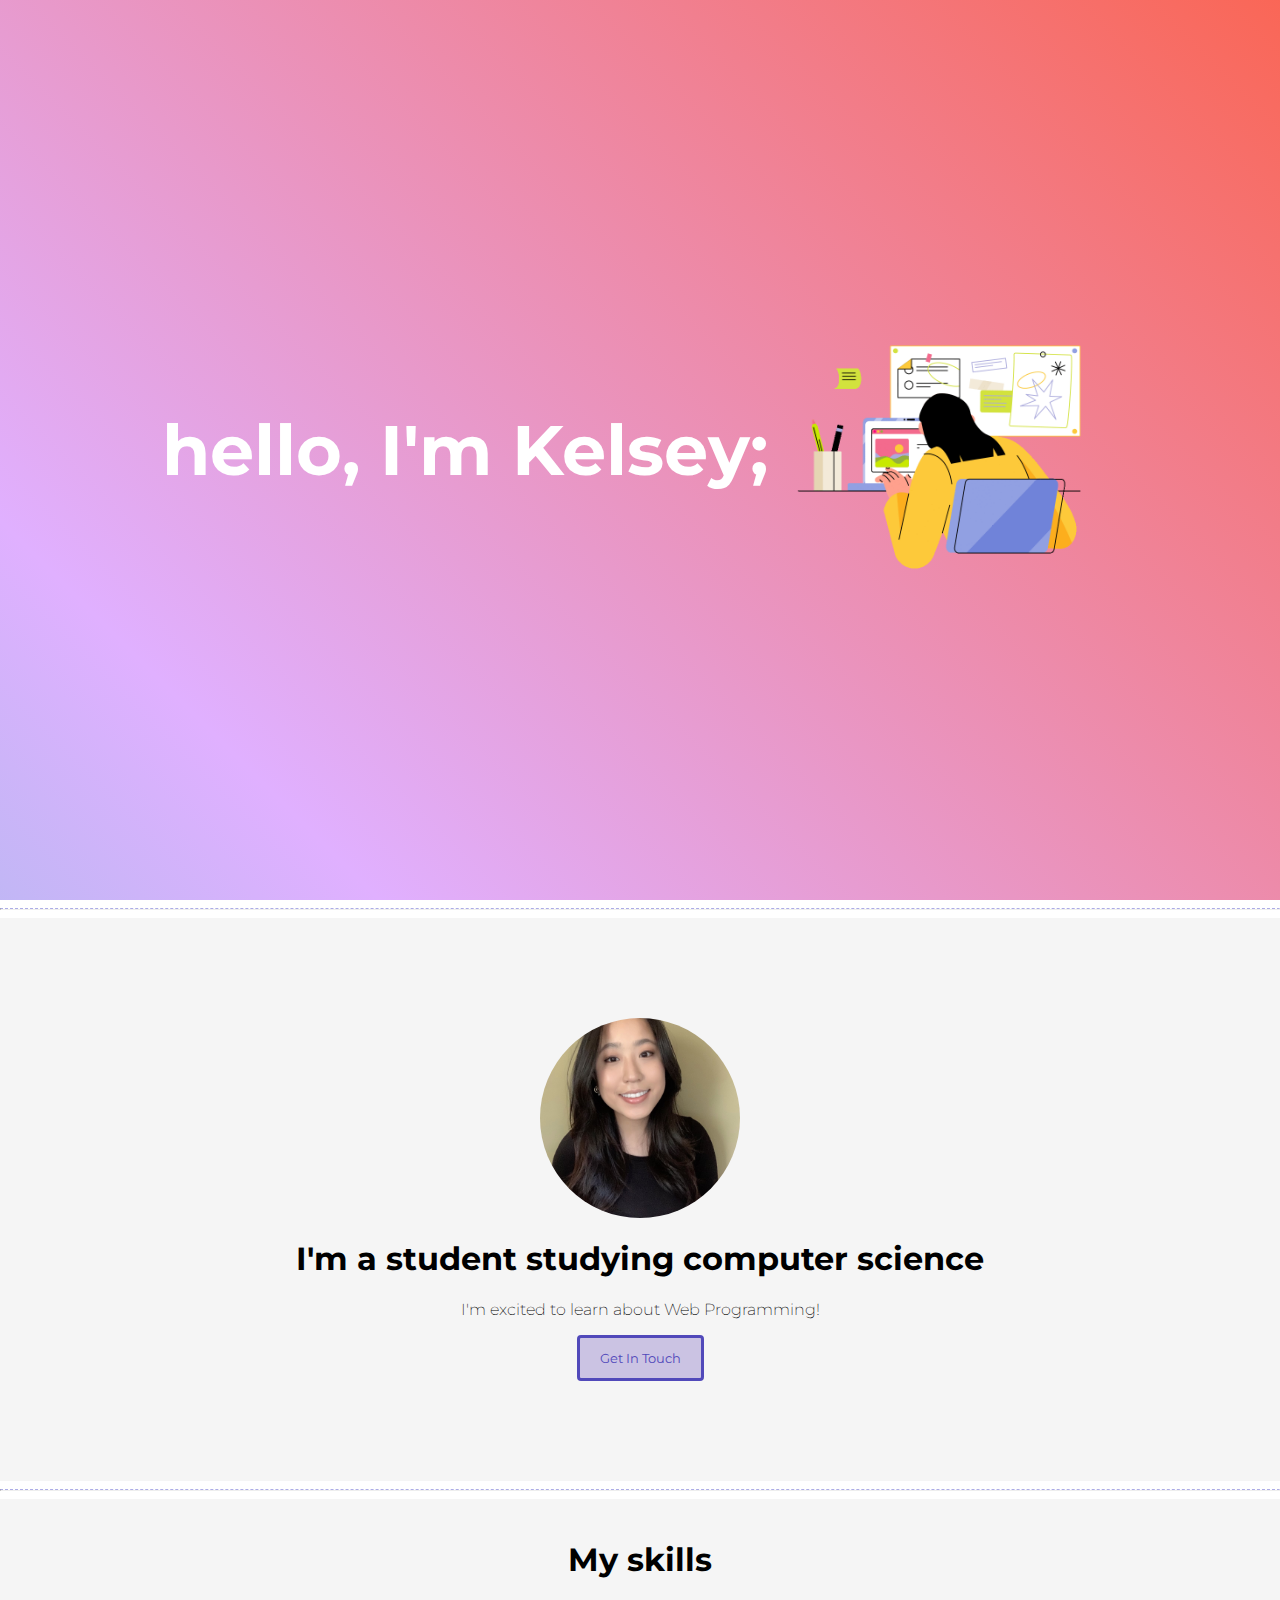
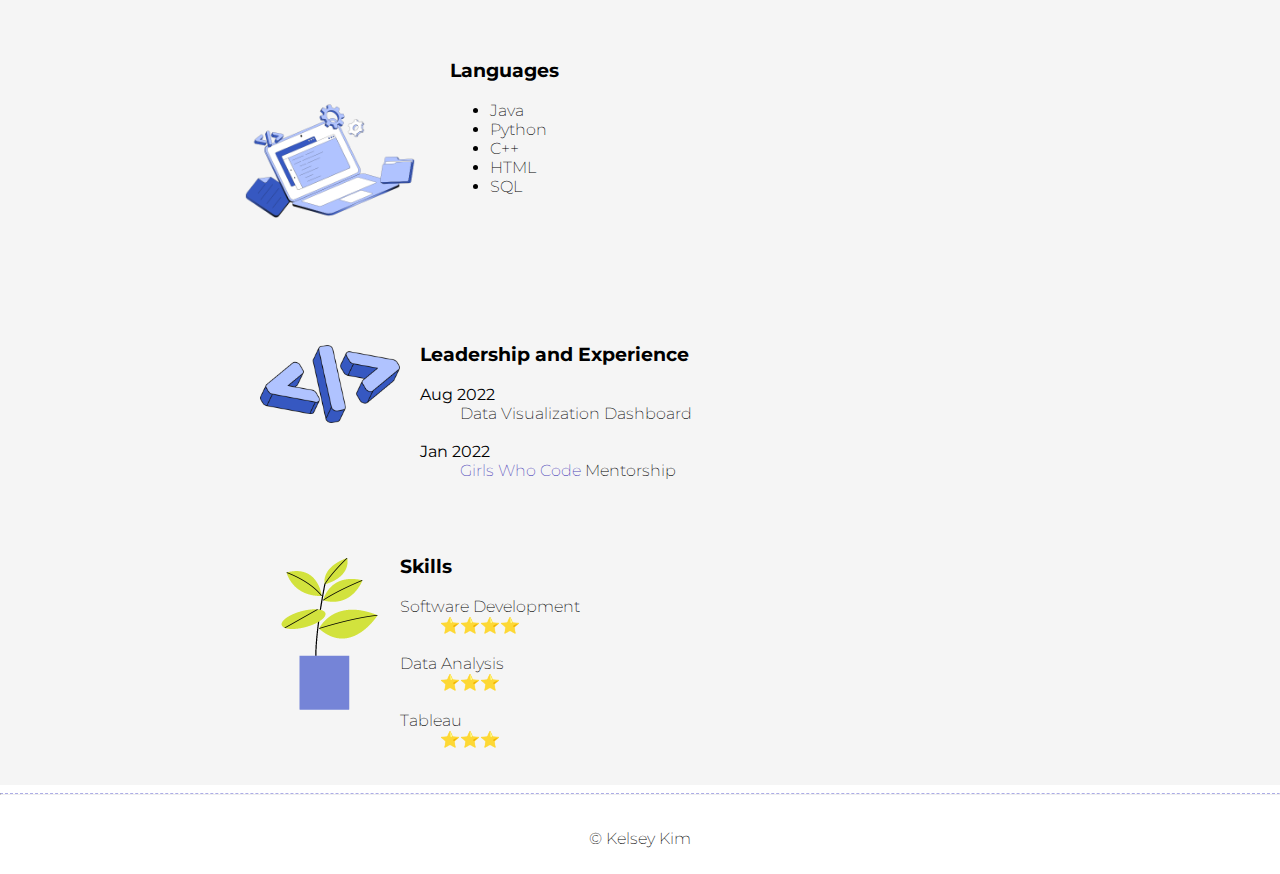
<file: index.html>
<!DOCTYPE html>
<html lang="en">
<head>
    <meta charset="utf-8">
    <link rel="stylesheet" href="style.css">
    <link href="https://fonts.googleapis.com/css2?family=Montserrat:wght@200;500;800&display=swap" rel="stylesheet">
    <title>CSS Project</title>
    <meta name="description" content="CSCI 4300 Project">
</head>
<body>
<div class="one">
    <h1>hello, I'm Kelsey;</h1>
    <img src=images/coder.gif alt="Coder" width="350" height=auto>
</div>
<hr>
<div class="two">
<div class="centered"><img src=images/photo.jpeg alt="My Photo" width="200" height=auto class="img">
</div>
    <h1>I'm a student studying computer science</h1>
    <p>I'm excited to learn about Web Programming!</p>
    <button class="button"><a href="contact.html">Get In Touch</a></button>
</div>
<hr>
<div class="three">
    <h1>My skills</h1><br>
</div>
<div class="three">
    <div class="box"><img src=images/computer.jpeg alt="Coder" width="200" height=auto></div>
    <div class="column">
        <h3>Languages</h3>
        <ul>
            <li>Java</li>
            <li>Python</li>
            <li>C++</li>
            <li>HTML</li>
            <li>SQL</li>
        </ul>
    </div>
</div>
<div class="three">
    <div class="box"><img src=images/code.jpeg alt="Code" width="140" height=auto></div>
    <div class="column">
        <h3>Leadership and Experience</h3>
        <dl>
            <dt><strong>Aug 2022</strong></dt>
            <dd>Data Visualization Dashboard</dd><br>
            <dt><strong>Jan 2022</strong></dt>
            <dd><a href="https://girlswhocode.com/">Girls Who Code</a> Mentorship</dd>
        </dl>
    </div>
</div>
<div class="three">
    <div class="box"><img src=images/grow.gif alt="Grow" width="100" height=auto></div>
    <div class="column">
        <h3>Skills</h3>
        <dl>
            <dt>Software Development</dt>
            <dd>&#11088;&#11088;&#11088;&#11088;</dd>
            <br>
            <dt>Data Analysis</dt>
            <dd>&#11088;&#11088;&#11088;</dd><br>
            <dt>Tableau</dt>
            <dd>&#11088;&#11088;&#11088;</dd>
        </dl>
    </div>
</div>
<hr>
<div class="bottom">
    <p>&#169 Kelsey Kim</p>
</div>  
</body>
</html>
</file>
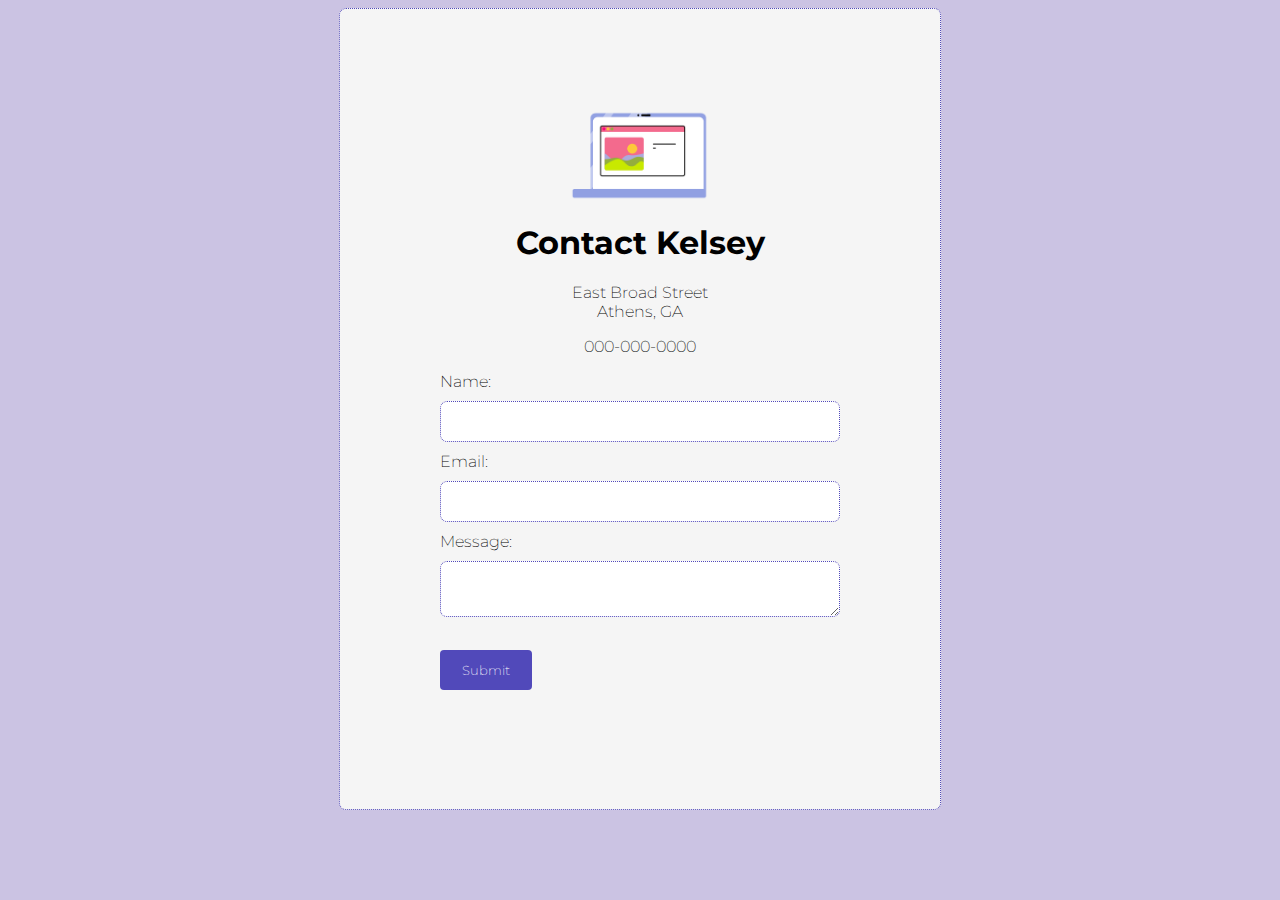
<file: contact.html>
<!DOCTYPE html>
<html lang="en">
<head>
    <meta charset="utf-8">
    <link rel="stylesheet" href="contact.css">
    <link href="https://fonts.googleapis.com/css2?family=Montserrat:wght@200;500;800&display=swap" rel="stylesheet">
    <title>Contact Me</title>
    <meta name="description" content="CSCI 4300 Project 1">
</head>
<body>
<div class="flex">
<div class="card">
    <div class="flex"><img src=images/laptop.gif alt="Code" width="140" height=auto></div>
    <h1>Contact Kelsey</h1>
    <p>East Broad Street<br>Athens, GA</p>
    <p>000-000-0000</p>
        <form action="mailto:kmk22809@uga.edu" method="post">
           <label for="name">Name:</label>
           <input type="text" id="name" name="name">
           <label for="email">Email:</label>
           <input type="text" id="email" name="email">
           <label for="message">Message:</label>
           <textarea id="message" name="message"></textarea>
           <br><br>
           <input type="submit" value="Submit">
        </form>
    </div>
    </div>
</div>
</body>
</html>
</file>
<file: style.css>
body {
  margin: 0;
  padding: 0;
}
hr {
    border-top: 1px dashed #acace6;
}
a {
    color: #5149BA;
    text-decoration: none;
}
a:hover {
    color: #372A63;
}
.button {
  background-color: #CBC3E3;
  color: whitesmoke;
  padding: 12px 20px;
  border: solid #5149BA;
  border-radius: 4px;
  font-family: 'Montserrat', sans-serif; 
}
.one {
  display: flex;
  flex-wrap: wrap;
  height: 100vh;
  width: auto;
  align-items: center;
  justify-content: center; 
  background: linear-gradient(45deg, #30D5C8,#E0B0FF,#FF5733, #FFC300);
  background-size: 300% 300%;
  animation: color 12s ease-in-out infinite; 
  text-align: center;
  font-family: 'Montserrat', sans-serif; 
  font-weight: 800;
  font-size: 35px;
  color: white; 
}
.two {
  background-color: whitesmoke;
  padding: 100px;
  text-align: center;
  font-family: 'Montserrat', sans-serif;
  font-size: 16px;
  font-weight: 200;
}
.centered {
  display: flex;
  justify-content: center;
}
.img {
  border-radius: 50%;
}
.three {
  background-color: whitesmoke;
  padding: 20px;
  font-family: 'Montserrat', sans-serif;
  font-weight: 200;
  display: flex;
  justify-content: center; 
  color: black;
}
.column {
  float: right;
  width: 50%;
}
.box {
  border: 10px;
  margin: 20px;
}
.bottom {
  background-color: white;
  padding: 10px;
  font-family: 'Montserrat', sans-serif;
  font-weight: 200;
  text-align: center; 
}
@keyframes color {
  0%{
      background-position: 0 50%;
  }
  50%{
      background-position: 100% 50%;
  }
  100%{
      background-position: 0 50%;
  }
}
</file>
<file: contact.css>
body {
  background-color: #CBC3E3;
 }
h1, p {
    text-align: center;
}
.flex {
    display: flex;
    justify-content: center;
}
.card {
  background-color: whitesmoke;
  height: 600px;
  width: 400px;
  padding: 100px;
  padding-left: 100px;
  padding-right: 100px;
  border: 1px dotted #5149BA;
  border-radius: 7px;
  font-family: 'Montserrat', sans-serif;
  font-weight: 200;
}
input[type=text], textarea {
  width: 100%;
  padding: 12px;
  border: 1px dotted #5149BA;
  border-radius: 7px;
  box-sizing: border-box;
  margin-top: 10px;
  margin-bottom: 10px;
  resize: vertical;
}
      
input[type=submit] {
  background-color: #5149BA;
  color: white;
  padding: 12px 22px;
  border: none;
  border-radius: 4px;
  font-family: 'Montserrat', sans-serif;
  font-weight: 200;
}
      
input[type=submit]:hover {
  background-color: #c0c0c0;

}
</file>
